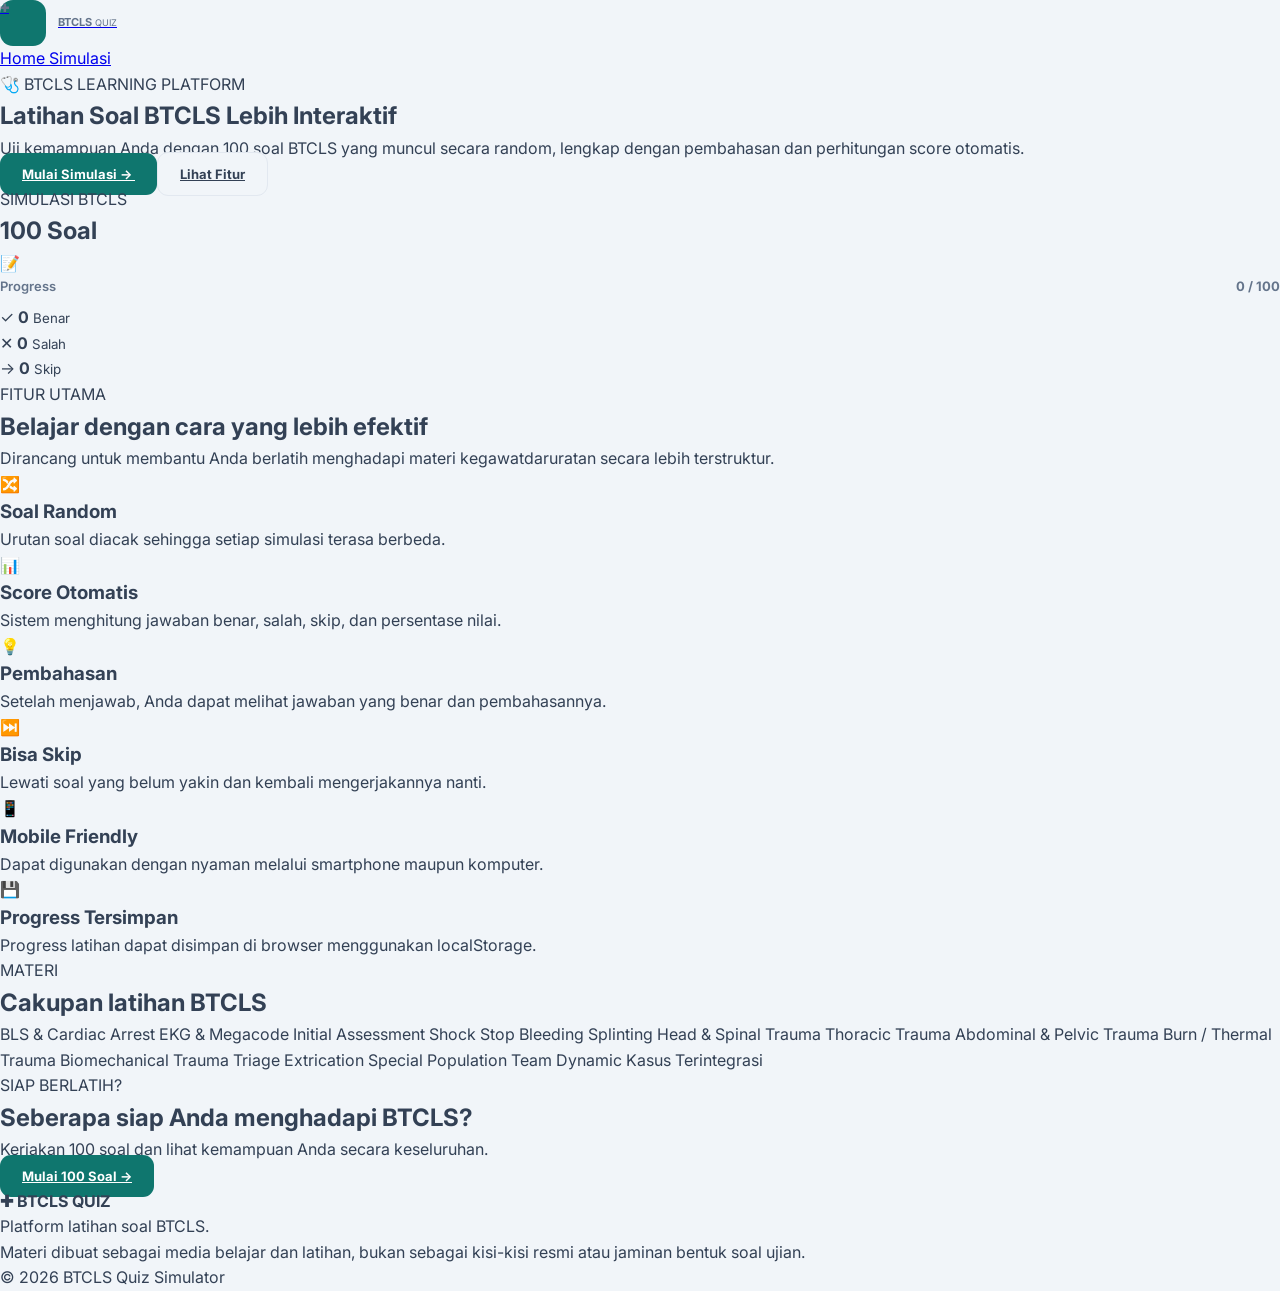
<file: index.html>
<!DOCTYPE html>
<html lang="id">

<head>
    <meta charset="UTF-8">

    <meta
        name="viewport"
        content="width=device-width, initial-scale=1.0"
    >

    <meta
        name="description"
        content="BTCLS Quiz Simulator - Latihan 100 soal BTCLS secara random dengan score otomatis."
    >

    <title>BTCLS Quiz Simulator</title>

    <link
        rel="stylesheet"
        href="css/style.css"
    >
</head>

<body>

    <!-- =========================
         NAVBAR
    ========================== -->
    <header class="navbar">

        <div class="nav-container">

            <a
                href="index.html"
                class="brand"
            >
                <span class="brand-icon">✚</span>

                <span>
                    <strong>BTCLS</strong>
                    <small>QUIZ</small>
                </span>
            </a>

            <nav class="nav-menu">

                <a
                    href="index.html"
                    class="active"
                >
                    Home
                </a>

                <a href="quiz.html">
                    Simulasi
                </a>

            </nav>

        </div>

    </header>


    <!-- =========================
         HERO
    ========================== -->
    <main>

        <section class="hero">

            <div class="hero-content">

                <div class="hero-badge">
                    🩺 BTCLS LEARNING PLATFORM
                </div>

                <h1>
                    Latihan Soal
                    <span>BTCLS</span>
                    Lebih Interaktif
                </h1>

                <p class="hero-description">
                    Uji kemampuan Anda dengan 100 soal BTCLS
                    yang muncul secara random, lengkap dengan
                    pembahasan dan perhitungan score otomatis.
                </p>

                <div class="hero-buttons">

                    <a
                        href="quiz.html"
                        class="btn btn-primary"
                    >
                        Mulai Simulasi
                        <span>→</span>
                    </a>

                    <a
                        href="#fitur"
                        class="btn btn-secondary"
                    >
                        Lihat Fitur
                    </a>

                </div>

            </div>


            <!-- HERO CARD -->

            <div class="hero-card">

                <div class="hero-card-header">

                    <div>
                        <span class="card-label">
                            SIMULASI BTCLS
                        </span>

                        <h2>
                            100 Soal
                        </h2>
                    </div>

                    <div class="card-icon">
                        📝
                    </div>

                </div>


                <div class="progress-preview">

                    <div class="progress-info">

                        <span>
                            Progress
                        </span>

                        <strong>
                            0 / 100
                        </strong>

                    </div>

                    <div class="progress-bar">

                        <div
                            class="progress-fill"
                            style="width: 0%"
                        ></div>

                    </div>

                </div>


                <div class="score-preview">

                    <div>
                        <span>✓</span>
                        <strong>0</strong>
                        <small>Benar</small>
                    </div>

                    <div>
                        <span>✕</span>
                        <strong>0</strong>
                        <small>Salah</small>
                    </div>

                    <div>
                        <span>→</span>
                        <strong>0</strong>
                        <small>Skip</small>
                    </div>

                </div>

            </div>

        </section>


        <!-- =========================
             FITUR
        ========================== -->

        <section
            class="features"
            id="fitur"
        >

            <div class="section-heading">

                <span class="section-label">
                    FITUR UTAMA
                </span>

                <h2>
                    Belajar dengan cara yang lebih efektif
                </h2>

                <p>
                    Dirancang untuk membantu Anda berlatih
                    menghadapi materi kegawatdaruratan secara
                    lebih terstruktur.
                </p>

            </div>


            <div class="feature-grid">

                <article class="feature-card">

                    <div class="feature-icon">
                        🔀
                    </div>

                    <h3>
                        Soal Random
                    </h3>

                    <p>
                        Urutan soal diacak sehingga setiap
                        simulasi terasa berbeda.
                    </p>

                </article>


                <article class="feature-card">

                    <div class="feature-icon">
                        📊
                    </div>

                    <h3>
                        Score Otomatis
                    </h3>

                    <p>
                        Sistem menghitung jawaban benar,
                        salah, skip, dan persentase nilai.
                    </p>

                </article>


                <article class="feature-card">

                    <div class="feature-icon">
                        💡
                    </div>

                    <h3>
                        Pembahasan
                    </h3>

                    <p>
                        Setelah menjawab, Anda dapat melihat
                        jawaban yang benar dan pembahasannya.
                    </p>

                </article>


                <article class="feature-card">

                    <div class="feature-icon">
                        ⏭️
                    </div>

                    <h3>
                        Bisa Skip
                    </h3>

                    <p>
                        Lewati soal yang belum yakin dan
                        kembali mengerjakannya nanti.
                    </p>

                </article>


                <article class="feature-card">

                    <div class="feature-icon">
                        📱
                    </div>

                    <h3>
                        Mobile Friendly
                    </h3>

                    <p>
                        Dapat digunakan dengan nyaman melalui
                        smartphone maupun komputer.
                    </p>

                </article>


                <article class="feature-card">

                    <div class="feature-icon">
                        💾
                    </div>

                    <h3>
                        Progress Tersimpan
                    </h3>

                    <p>
                        Progress latihan dapat disimpan di
                        browser menggunakan localStorage.
                    </p>

                </article>

            </div>

        </section>


        <!-- =========================
             MATERI
        ========================== -->

        <section class="topics">

            <div class="section-heading">

                <span class="section-label">
                    MATERI
                </span>

                <h2>
                    Cakupan latihan BTCLS
                </h2>

            </div>


            <div class="topic-list">

                <span>BLS & Cardiac Arrest</span>

                <span>EKG & Megacode</span>

                <span>Initial Assessment</span>

                <span>Shock</span>

                <span>Stop Bleeding</span>

                <span>Splinting</span>

                <span>Head & Spinal Trauma</span>

                <span>Thoracic Trauma</span>

                <span>Abdominal & Pelvic Trauma</span>

                <span>Burn / Thermal Trauma</span>

                <span>Biomechanical Trauma</span>

                <span>Triage</span>

                <span>Extrication</span>

                <span>Special Population</span>

                <span>Team Dynamic</span>

                <span>Kasus Terintegrasi</span>

            </div>

        </section>


        <!-- =========================
             CTA
        ========================== -->

        <section class="cta">

            <div class="cta-content">

                <span class="section-label">
                    SIAP BERLATIH?
                </span>

                <h2>
                    Seberapa siap Anda menghadapi BTCLS?
                </h2>

                <p>
                    Kerjakan 100 soal dan lihat kemampuan
                    Anda secara keseluruhan.
                </p>

                <a
                    href="quiz.html"
                    class="btn btn-primary"
                >
                    Mulai 100 Soal
                    <span>→</span>
                </a>

            </div>

        </section>

    </main>


    <!-- =========================
         FOOTER
    ========================== -->

    <footer class="footer">

        <div class="footer-container">

            <div class="footer-brand">

                <strong>
                    ✚ BTCLS QUIZ
                </strong>

                <p>
                    Platform latihan soal BTCLS.
                </p>

            </div>

            <div class="footer-note">

                <p>
                    Materi dibuat sebagai media belajar
                    dan latihan, bukan sebagai kisi-kisi
                    resmi atau jaminan bentuk soal ujian.
                </p>

            </div>

        </div>

        <div class="footer-bottom">

            © 2026 BTCLS Quiz Simulator

        </div>

    </footer>

</body>

</html>
</file>
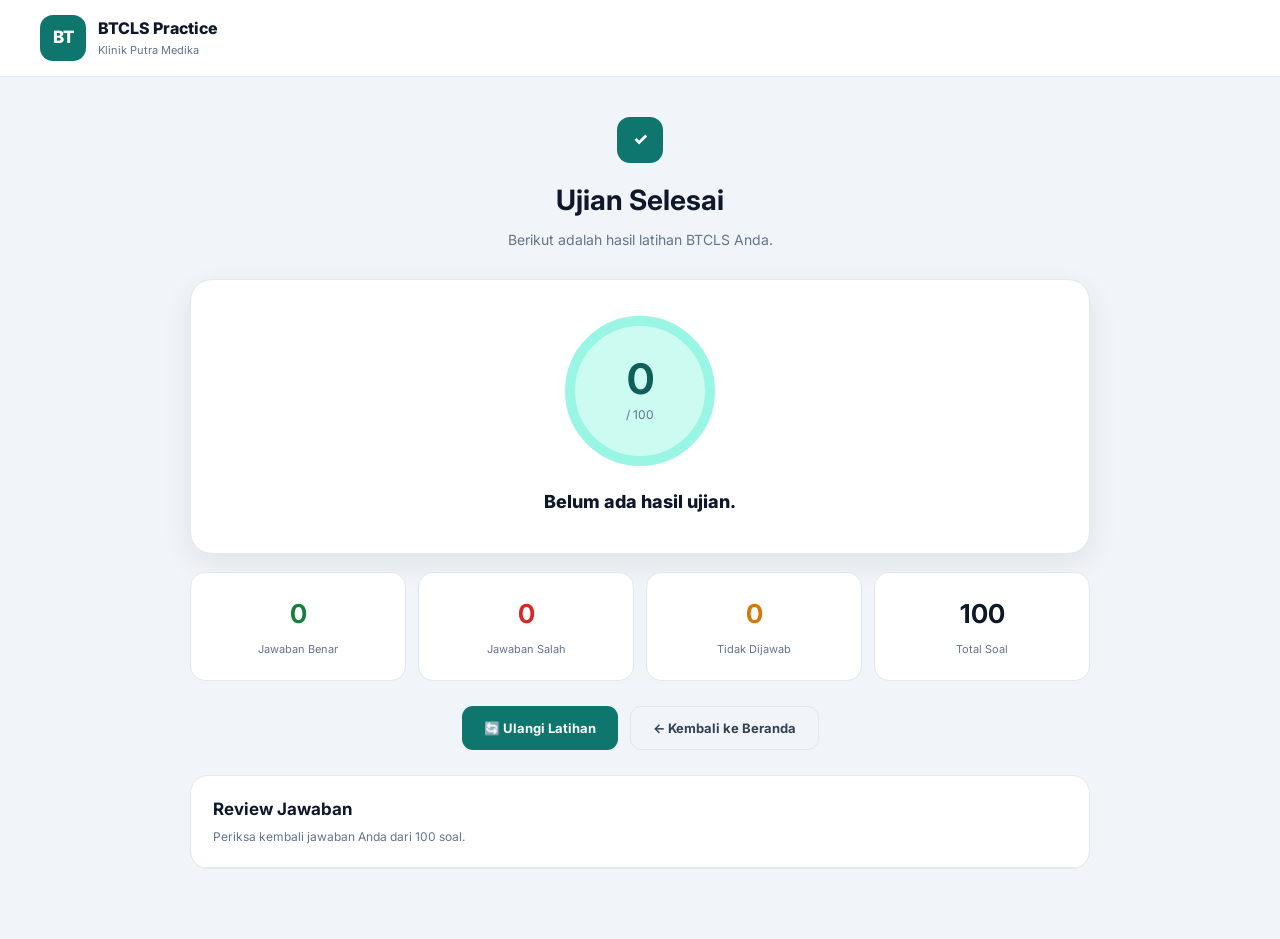
<file: hasil.html>
<!DOCTYPE html>
<html lang="id">

<head>

    <meta charset="UTF-8">

    <meta
        name="viewport"
        content="width=device-width, initial-scale=1.0"
    >

    <meta
        name="description"
        content="Hasil latihan soal BTCLS Klinik Putra Medika"
    >

    <title>
        Hasil Latihan BTCLS
    </title>

    <link
        rel="stylesheet"
        href="css/style.css"
    >

</head>


<body>


<header class="quiz-header">

    <div class="quiz-header-inner">

        <div class="brand">

            <div class="brand-icon">
                BT
            </div>

            <div>

                <h1>
                    BTCLS Practice
                </h1>

                <span>
                    Klinik Putra Medika
                </span>

            </div>

        </div>

    </div>

</header>



<main class="result-container">


    <!-- HEADER -->

    <section class="result-header">

        <div class="brand-icon">
            ✓
        </div>

        <h1>
            Ujian Selesai
        </h1>

        <p>
            Berikut adalah hasil latihan BTCLS Anda.
        </p>

    </section>



    <!-- SCORE -->

    <section class="result-score-card">

        <div class="score-circle">

            <strong id="final-score">
                0
            </strong>

            <span>
                / 100
            </span>

        </div>


        <div
            id="result-message"
            class="result-message"
        >
            Hasil Latihan
        </div>

    </section>



    <!-- STATISTICS -->

    <section class="result-stats">


        <div class="stat-card stat-correct">

            <strong id="correct-count">
                0
            </strong>

            <span>
                Jawaban Benar
            </span>

        </div>


        <div class="stat-card stat-wrong">

            <strong id="wrong-count">
                0
            </strong>

            <span>
                Jawaban Salah
            </span>

        </div>


        <div class="stat-card stat-skip">

            <strong id="skipped-count">
                0
            </strong>

            <span>
                Tidak Dijawab
            </span>

        </div>


        <div class="stat-card">

            <strong id="total-count">
                100
            </strong>

            <span>
                Total Soal
            </span>

        </div>


    </section>



    <!-- ACTION -->

    <section class="result-actions">

        <button
            class="btn btn-primary"
            onclick="location.href='quiz.html'"
        >
            🔄 Ulangi Latihan
        </button>


        <button
            class="btn btn-secondary"
            onclick="location.href='index.html'"
        >
            ← Kembali ke Beranda
        </button>

    </section>



    <!-- REVIEW -->

    <section class="review-section">


        <div class="review-header">

            <h2>
                Review Jawaban
            </h2>

            <p>
                Periksa kembali jawaban Anda dari 100 soal.
            </p>

        </div>


        <div
            id="review-list"
            class="review-list"
        >
        </div>


    </section>


</main>



<script>

document.addEventListener(
    "DOMContentLoaded",
    loadResult
);


function loadResult() {

    const stored =
        localStorage.getItem(
            "btclsQuizResult"
        );


    if (!stored) {

        document.getElementById(
            "result-message"
        ).textContent =
            "Belum ada hasil ujian.";

        return;
    }


    const result =
        JSON.parse(stored);


    // SCORE

    document.getElementById(
        "final-score"
    ).textContent =
        result.score;


    document.getElementById(
        "correct-count"
    ).textContent =
        result.correct;


    document.getElementById(
        "wrong-count"
    ).textContent =
        result.wrong;


    document.getElementById(
        "skipped-count"
    ).textContent =
        result.skipped;


    document.getElementById(
        "total-count"
    ).textContent =
        result.total;


    // MESSAGE

    const message =
        document.getElementById(
            "result-message"
        );


    if (result.score >= 85) {

        message.textContent =
            "🎉 Sangat Baik! Anda siap menghadapi BTCLS.";

    } else if (result.score >= 75) {

        message.textContent =
            "👍 Baik! Terus tingkatkan latihan Anda.";

    } else if (result.score >= 60) {

        message.textContent =
            "📚 Cukup. Masih perlu memperkuat beberapa materi.";

    } else {

        message.textContent =
            "💪 Jangan menyerah. Pelajari kembali materi dan coba lagi.";
    }


    // REVIEW

    const reviewList =
        document.getElementById(
            "review-list"
        );


    result.questions.forEach(
        (question, index) => {

            const userAnswer =
                result.answers[index];


            const status =
                userAnswer === null
                    ? "skipped"
                    : userAnswer ===
                      question.answer
                        ? "correct"
                        : "wrong";


            const statusText =
                status === "correct"
                    ? "BENAR"
                    : status === "wrong"
                        ? "SALAH"
                        : "TIDAK DIJAWAB";


            const answerText =
                userAnswer
                    ? `${userAnswer}. ${question.options[userAnswer]}`
                    : "Tidak dijawab";


            const correctText =
                `${question.answer}. ${question.options[question.answer]}`;


            const item =
                document.createElement("div");


            item.className =
                "review-item";


            item.innerHTML = `

                <div class="review-number">
                    SOAL ${index + 1}
                </div>

                <div class="review-question">
                    ${question.question}
                </div>

                <div class="review-answer">
                    Jawaban Anda:
                    <strong>
                        ${answerText}
                    </strong>
                </div>

                <div class="review-answer">
                    Jawaban benar:
                    <strong>
                        ${correctText}
                    </strong>
                </div>

                <span class="review-status ${status}">
                    ${statusText}
                </span>

            `;


            reviewList.appendChild(item);

        }
    );
}

</script>


</body>

</html>
</file>
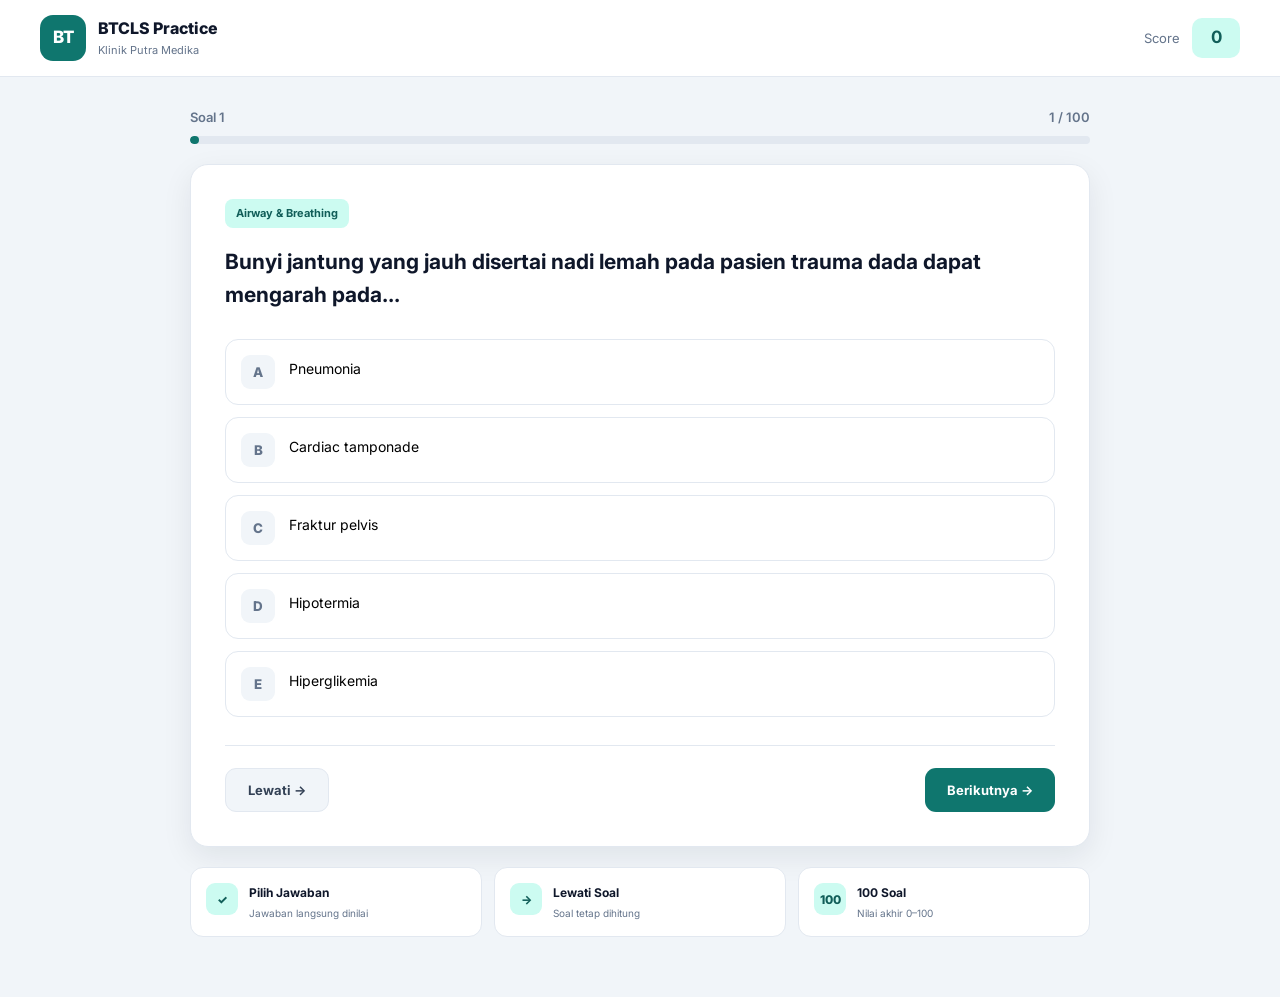
<file: quiz.html>
<!DOCTYPE html>
<html lang="id">

<head>

    <meta charset="UTF-8">

    <meta
        name="viewport"
        content="width=device-width, initial-scale=1.0"
    >

    <meta
        name="description"
        content="Latihan Soal BTCLS Klinik Putra Medika"
    >

    <title>Latihan BTCLS | Klinik Putra Medika</title>

    <link
        rel="stylesheet"
        href="css/style.css"
    >

</head>


<body>


<header class="quiz-header">

    <div class="quiz-header-inner">

        <div class="brand">

            <div class="brand-icon">
                BT
            </div>

            <div>

                <h1>
                    BTCLS Practice
                </h1>

                <span>
                    Klinik Putra Medika
                </span>

            </div>

        </div>


        <div class="quiz-score-box">

            <span>
                Score
            </span>

            <strong id="current-score">
                0
            </strong>

        </div>

    </div>

</header>



<main class="quiz-container">


    <section class="quiz-progress">

        <div class="progress-info">

            <span id="question-number">
                Soal 1
            </span>

            <span id="progress-text">
                1 / 100
            </span>

        </div>


        <div class="progress-track">

            <div
                id="progress-bar"
                class="progress-bar"
            ></div>

        </div>

    </section>



    <section class="question-card">


        <div
            id="question-topic"
            class="question-topic"
        >
            BTCLS
        </div>


        <h2
            id="question-text"
            class="question-text"
        >
            Memuat soal...
        </h2>


        <div
            id="options-container"
            class="options-container"
        >
        </div>


        <div class="quiz-navigation">

            <button
                id="btn-skip"
                class="btn btn-secondary"
                type="button"
            >
                Lewati →
            </button>


            <button
                id="btn-next"
                class="btn btn-primary"
                type="button"
            >
                Berikutnya →
            </button>

        </div>

    </section>



    <section class="quiz-info">


        <div class="info-item">

            <span class="info-icon">
                ✓
            </span>

            <div>

                <strong>
                    Pilih Jawaban
                </strong>

                <small>
                    Jawaban langsung dinilai
                </small>

            </div>

        </div>


        <div class="info-item">

            <span class="info-icon">
                →
            </span>

            <div>

                <strong>
                    Lewati Soal
                </strong>

                <small>
                    Soal tetap dihitung
                </small>

            </div>

        </div>


        <div class="info-item">

            <span class="info-icon">
                100
            </span>

            <div>

                <strong>
                    100 Soal
                </strong>

                <small>
                    Nilai akhir 0–100
                </small>

            </div>

        </div>


    </section>


</main>



<script src="js/questions.js"></script>

<script src="js/quiz.js"></script>


</body>

</html>
</file>
<file: css/style.css>
/* =========================================================
   BTCLS PRACTICE
   MODERN CBT INTERFACE
========================================================= */

@import url('https://fonts.googleapis.com/css2?family=Inter:wght@400;500;600;700;800&display=swap');


/* =========================================================
   ROOT
========================================================= */

:root {
    --primary: #0f766e;
    --primary-dark: #115e59;
    --primary-light: #ccfbf1;

    --success: #15803d;
    --success-light: #dcfce7;

    --danger: #dc2626;
    --danger-light: #fee2e2;

    --warning: #d97706;
    --warning-light: #fef3c7;

    --dark: #0f172a;
    --text: #334155;
    --muted: #64748b;

    --background: #f1f5f9;
    --white: #ffffff;

    --border: #e2e8f0;

    --shadow:
        0 10px 30px rgba(15, 23, 42, 0.08);

    --radius: 18px;
}


/* =========================================================
   RESET
========================================================= */

* {
    margin: 0;
    padding: 0;
    box-sizing: border-box;
}


html {
    scroll-behavior: smooth;
}


body {
    font-family: "Inter", sans-serif;
    background: var(--background);
    color: var(--text);
    line-height: 1.6;
}


button {
    font-family: inherit;
}


/* =========================================================
   HEADER
========================================================= */

.quiz-header {
    background: var(--white);
    border-bottom: 1px solid var(--border);
    position: sticky;
    top: 0;
    z-index: 100;
}


.quiz-header-inner {
    width: min(1200px, calc(100% - 40px));
    margin: auto;

    min-height: 76px;

    display: flex;
    align-items: center;
    justify-content: space-between;
}


.brand {
    display: flex;
    align-items: center;
    gap: 12px;
}


.brand-icon {
    width: 46px;
    height: 46px;

    border-radius: 13px;

    background: var(--primary);

    color: white;

    display: flex;
    align-items: center;
    justify-content: center;

    font-weight: 800;
    font-size: 17px;
}


.brand h1 {
    font-size: 16px;
    color: var(--dark);
    font-weight: 800;
}


.brand span {
    display: block;

    font-size: 11px;

    color: var(--muted);
}


.quiz-score-box {
    display: flex;
    align-items: center;
    gap: 12px;
}


.quiz-score-box span {
    color: var(--muted);
    font-size: 13px;
}


.quiz-score-box strong {
    width: 48px;
    height: 40px;

    display: flex;
    align-items: center;
    justify-content: center;

    background: var(--primary-light);
    color: var(--primary-dark);

    border-radius: 10px;

    font-size: 17px;
}


/* =========================================================
   MAIN
========================================================= */

.quiz-container {
    width: min(900px, calc(100% - 32px));

    margin: 30px auto 60px;
}


/* =========================================================
   PROGRESS
========================================================= */

.quiz-progress {
    margin-bottom: 20px;
}


.progress-info {
    display: flex;
    justify-content: space-between;

    margin-bottom: 8px;

    font-size: 13px;
    font-weight: 600;

    color: var(--muted);
}


.progress-track {
    height: 8px;

    background: #e2e8f0;

    border-radius: 99px;

    overflow: hidden;
}


.progress-bar {
    height: 100%;

    background: var(--primary);

    border-radius: inherit;

    transition: width 0.3s ease;
}


/* =========================================================
   QUESTION CARD
========================================================= */

.question-card {
    background: var(--white);

    border: 1px solid var(--border);

    border-radius: var(--radius);

    padding: 34px;

    box-shadow: var(--shadow);
}


.question-topic {
    display: inline-flex;

    padding: 6px 11px;

    border-radius: 8px;

    background: var(--primary-light);

    color: var(--primary-dark);

    font-size: 11px;
    font-weight: 700;

    margin-bottom: 18px;
}


.question-text {
    color: var(--dark);

    font-size: 21px;

    line-height: 1.55;

    margin-bottom: 28px;
}


/* =========================================================
   OPTIONS
========================================================= */

.options-container {
    display: flex;

    flex-direction: column;

    gap: 12px;
}


.option-button {
    width: 100%;

    border: 1px solid var(--border);

    background: white;

    border-radius: 13px;

    padding: 15px;

    display: flex;

    align-items: flex-start;

    gap: 14px;

    text-align: left;

    cursor: pointer;

    transition:
        border 0.2s,
        background 0.2s,
        transform 0.2s;
}


.option-button:hover:not(:disabled) {
    border-color: var(--primary);

    background: #f8fffd;

    transform: translateY(-1px);
}


.option-letter {
    min-width: 34px;
    height: 34px;

    border-radius: 9px;

    background: #f1f5f9;

    display: flex;

    align-items: center;
    justify-content: center;

    font-weight: 800;

    color: var(--muted);
}


.option-text {
    flex: 1;

    font-size: 14px;

    padding-top: 5px;
}


.option-button.selected {
    border-color: var(--primary);

    background: #f0fdfa;
}


.option-button.selected .option-letter {
    background: var(--primary);

    color: white;
}


.option-button.correct {
    border-color: var(--success);

    background: var(--success-light);
}


.option-button.correct .option-letter {
    background: var(--success);

    color: white;
}


.option-button.selected:not(.correct) {
    border-color: var(--danger);

    background: var(--danger-light);
}


.option-button.selected:not(.correct) .option-letter {
    background: var(--danger);

    color: white;
}


.option-button:disabled {
    cursor: default;
}


/* =========================================================
   FEEDBACK
========================================================= */

.answer-feedback {
    display: none;

    margin-top: 20px;

    padding: 17px 18px;

    border-radius: 13px;

    font-size: 13px;
}


.answer-feedback strong {
    font-size: 14px;
}


.answer-feedback p {
    margin-top: 7px;
}


.correct-feedback {
    display: block;

    background: var(--success-light);

    color: #166534;

    border: 1px solid #bbf7d0;
}


.wrong-feedback {
    display: block;

    background: var(--danger-light);

    color: #991b1b;

    border: 1px solid #fecaca;
}


/* =========================================================
   NAVIGATION
========================================================= */

.quiz-navigation {
    display: flex;

    justify-content: space-between;

    gap: 12px;

    margin-top: 28px;

    padding-top: 22px;

    border-top: 1px solid var(--border);
}


.btn {
    border: none;

    padding: 13px 22px;

    border-radius: 11px;

    font-size: 13px;

    font-weight: 700;

    cursor: pointer;

    transition: 0.2s;
}


.btn:hover {
    transform: translateY(-1px);
}


.btn-primary {
    background: var(--primary);

    color: white;
}


.btn-primary:hover {
    background: var(--primary-dark);
}


.btn-secondary {
    background: #f1f5f9;

    color: var(--text);

    border: 1px solid var(--border);
}


.btn-secondary:hover {
    background: #e2e8f0;
}


/* =========================================================
   INFO
========================================================= */

.quiz-info {
    margin-top: 20px;

    display: grid;

    grid-template-columns:
        repeat(3, 1fr);

    gap: 12px;
}


.info-item {
    background: white;

    border: 1px solid var(--border);

    border-radius: 13px;

    padding: 15px;

    display: flex;

    gap: 11px;
}


.info-icon {
    width: 32px;
    height: 32px;

    flex-shrink: 0;

    border-radius: 9px;

    background: var(--primary-light);

    color: var(--primary-dark);

    display: flex;

    align-items: center;
    justify-content: center;

    font-size: 12px;

    font-weight: 800;
}


.info-item strong {
    display: block;

    font-size: 12px;

    color: var(--dark);
}


.info-item small {
    display: block;

    margin-top: 2px;

    font-size: 10px;

    color: var(--muted);
}


/* =========================================================
   RESULT PAGE
========================================================= */

.result-container {
    width: min(900px, calc(100% - 32px));

    margin: 40px auto 70px;
}


.result-header {
    text-align: center;

    margin-bottom: 28px;
}


.result-header .brand-icon {
    margin: 0 auto 15px;
}


.result-header h1 {
    color: var(--dark);

    font-size: 28px;

    margin-bottom: 6px;
}


.result-header p {
    color: var(--muted);

    font-size: 14px;
}


/* SCORE */

.result-score-card {
    background: white;

    border: 1px solid var(--border);

    border-radius: 22px;

    padding: 36px;

    text-align: center;

    box-shadow: var(--shadow);

    margin-bottom: 18px;
}


.score-circle {
    width: 150px;
    height: 150px;

    border-radius: 50%;

    margin: 0 auto 22px;

    background: var(--primary-light);

    border: 10px solid #99f6e4;

    display: flex;

    align-items: center;
    justify-content: center;

    flex-direction: column;
}


.score-circle strong {
    font-size: 42px;

    color: var(--primary-dark);

    line-height: 1;
}


.score-circle span {
    font-size: 12px;

    color: var(--muted);

    margin-top: 5px;
}


.result-message {
    font-size: 18px;

    font-weight: 800;

    color: var(--dark);
}


/* RESULT STATS */

.result-stats {
    display: grid;

    grid-template-columns:
        repeat(4, 1fr);

    gap: 12px;

    margin-bottom: 18px;
}


.stat-card {
    background: white;

    border: 1px solid var(--border);

    border-radius: 15px;

    padding: 20px;

    text-align: center;
}


.stat-card strong {
    display: block;

    font-size: 26px;

    color: var(--dark);
}


.stat-card span {
    font-size: 11px;

    color: var(--muted);
}


.stat-correct strong {
    color: var(--success);
}


.stat-wrong strong {
    color: var(--danger);
}


.stat-skip strong {
    color: var(--warning);
}


/* RESULT ACTION */

.result-actions {
    display: flex;

    justify-content: center;

    gap: 12px;

    margin: 25px 0;
}


/* REVIEW */

.review-section {
    background: white;

    border: 1px solid var(--border);

    border-radius: 18px;

    overflow: hidden;
}


.review-header {
    padding: 20px 22px;

    border-bottom: 1px solid var(--border);
}


.review-header h2 {
    font-size: 17px;

    color: var(--dark);
}


.review-header p {
    font-size: 12px;

    color: var(--muted);

    margin-top: 4px;
}


.review-list {
    display: flex;

    flex-direction: column;
}


.review-item {
    padding: 20px 22px;

    border-bottom: 1px solid var(--border);
}


.review-item:last-child {
    border-bottom: none;
}


.review-number {
    font-size: 11px;

    font-weight: 800;

    color: var(--primary);
}


.review-question {
    margin-top: 6px;

    font-size: 14px;

    font-weight: 700;

    color: var(--dark);
}


.review-answer {
    margin-top: 8px;

    font-size: 12px;

    color: var(--muted);
}


.review-status {
    display: inline-block;

    margin-top: 10px;

    padding: 5px 9px;

    border-radius: 7px;

    font-size: 10px;

    font-weight: 800;
}


.review-status.correct {
    background: var(--success-light);

    color: var(--success);
}


.review-status.wrong {
    background: var(--danger-light);

    color: var(--danger);
}


.review-status.skipped {
    background: var(--warning-light);

    color: var(--warning);
}


/* =========================================================
   MOBILE
========================================================= */

@media (max-width: 700px) {

    .quiz-header-inner {
        width: calc(100% - 24px);

        min-height: 68px;
    }


    .brand-icon {
        width: 40px;
        height: 40px;

        font-size: 14px;
    }


    .brand h1 {
        font-size: 14px;
    }


    .brand span {
        font-size: 9px;
    }


    .quiz-score-box span {
        display: none;
    }


    .quiz-container {
        width: calc(100% - 20px);

        margin-top: 18px;
    }


    .question-card {
        padding: 20px 16px;

        border-radius: 15px;
    }


    .question-text {
        font-size: 17px;

        margin-bottom: 20px;
    }


    .option-button {
        padding: 12px;

        gap: 10px;
    }


    .option-letter {
        min-width: 30px;

        height: 30px;
    }


    .option-text {
        font-size: 13px;

        padding-top: 3px;
    }


    .quiz-navigation {
        flex-direction: column-reverse;
    }


    .btn {
        width: 100%;
    }


    .quiz-info {
        grid-template-columns: 1fr;
    }


    .result-container {
        width: calc(100% - 20px);

        margin-top: 25px;
    }


    .result-header h1 {
        font-size: 23px;
    }


    .result-score-card {
        padding: 25px 15px;
    }


    .score-circle {
        width: 125px;
        height: 125px;
    }


    .score-circle strong {
        font-size: 34px;
    }


    .result-stats {
        grid-template-columns:
            repeat(2, 1fr);
    }


    .result-actions {
        flex-direction: column;
    }


    .result-actions .btn {
        width: 100%;
    }

}
</file>
